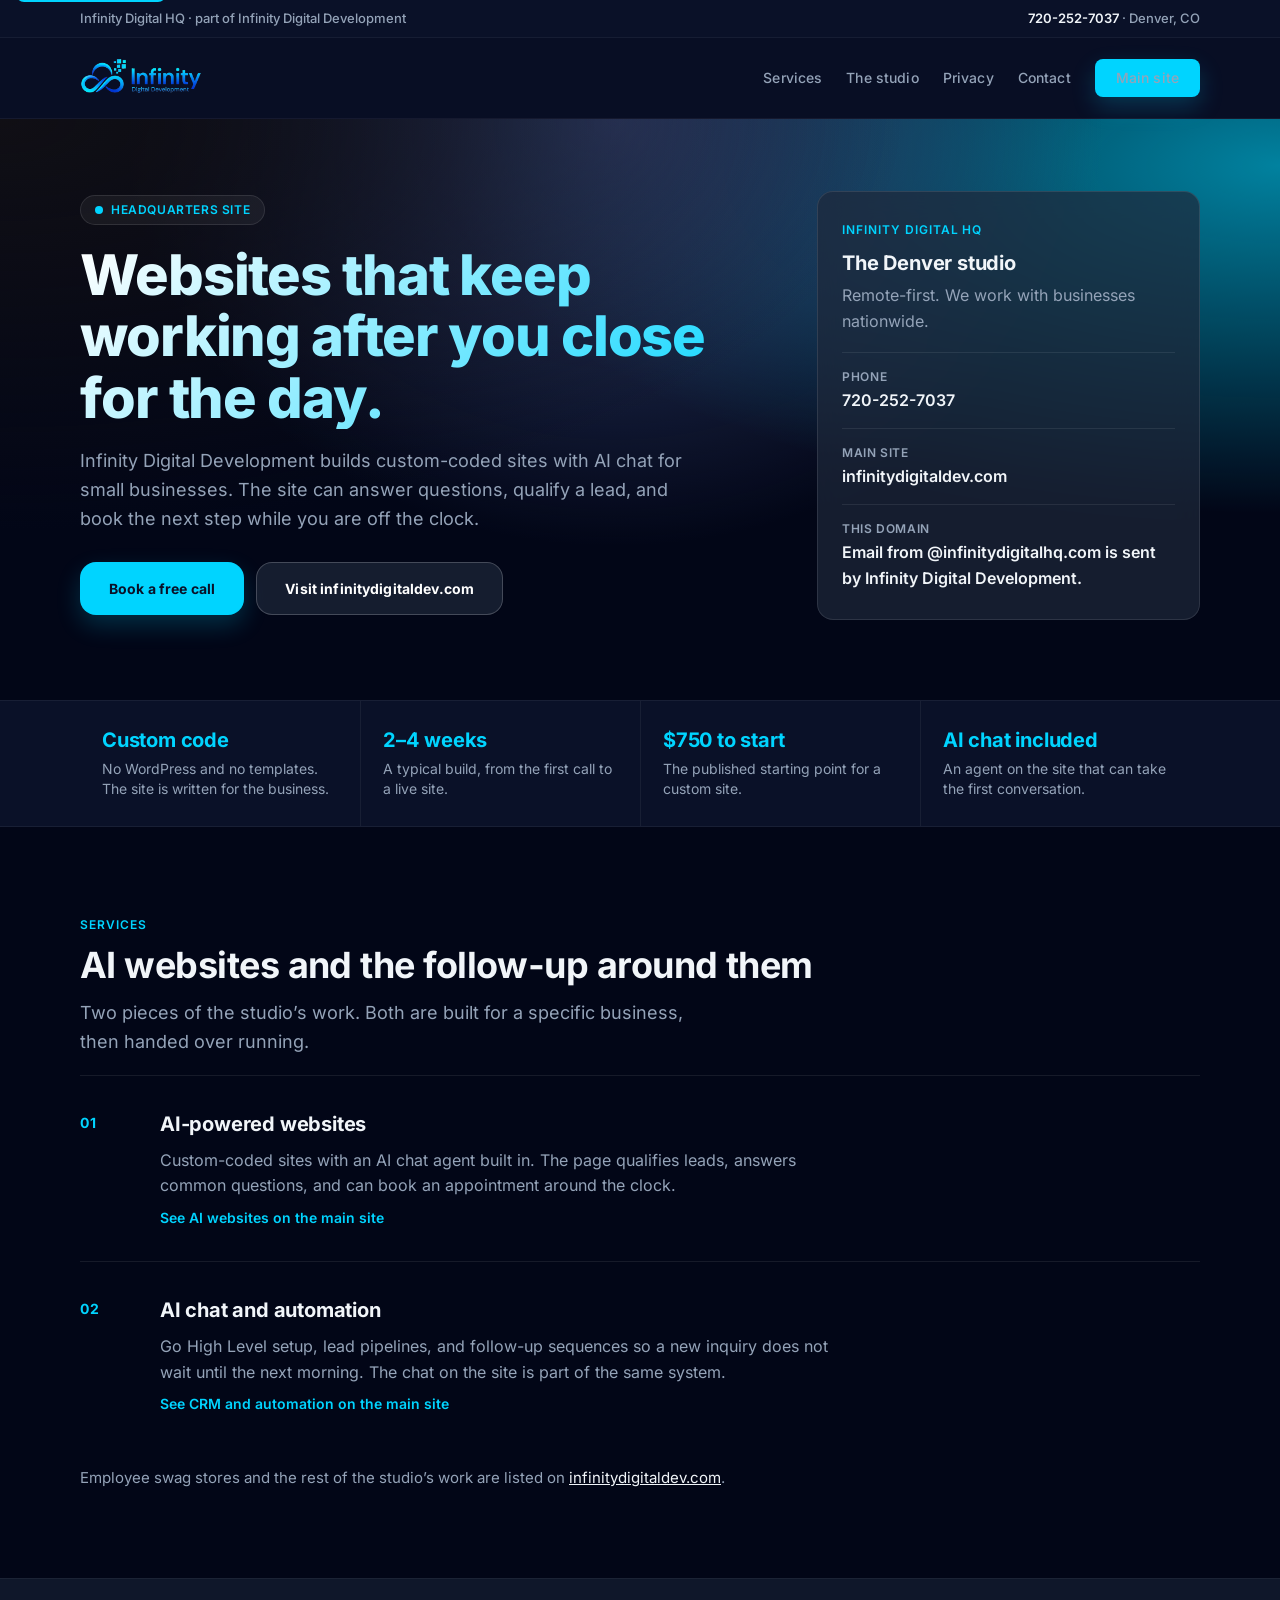
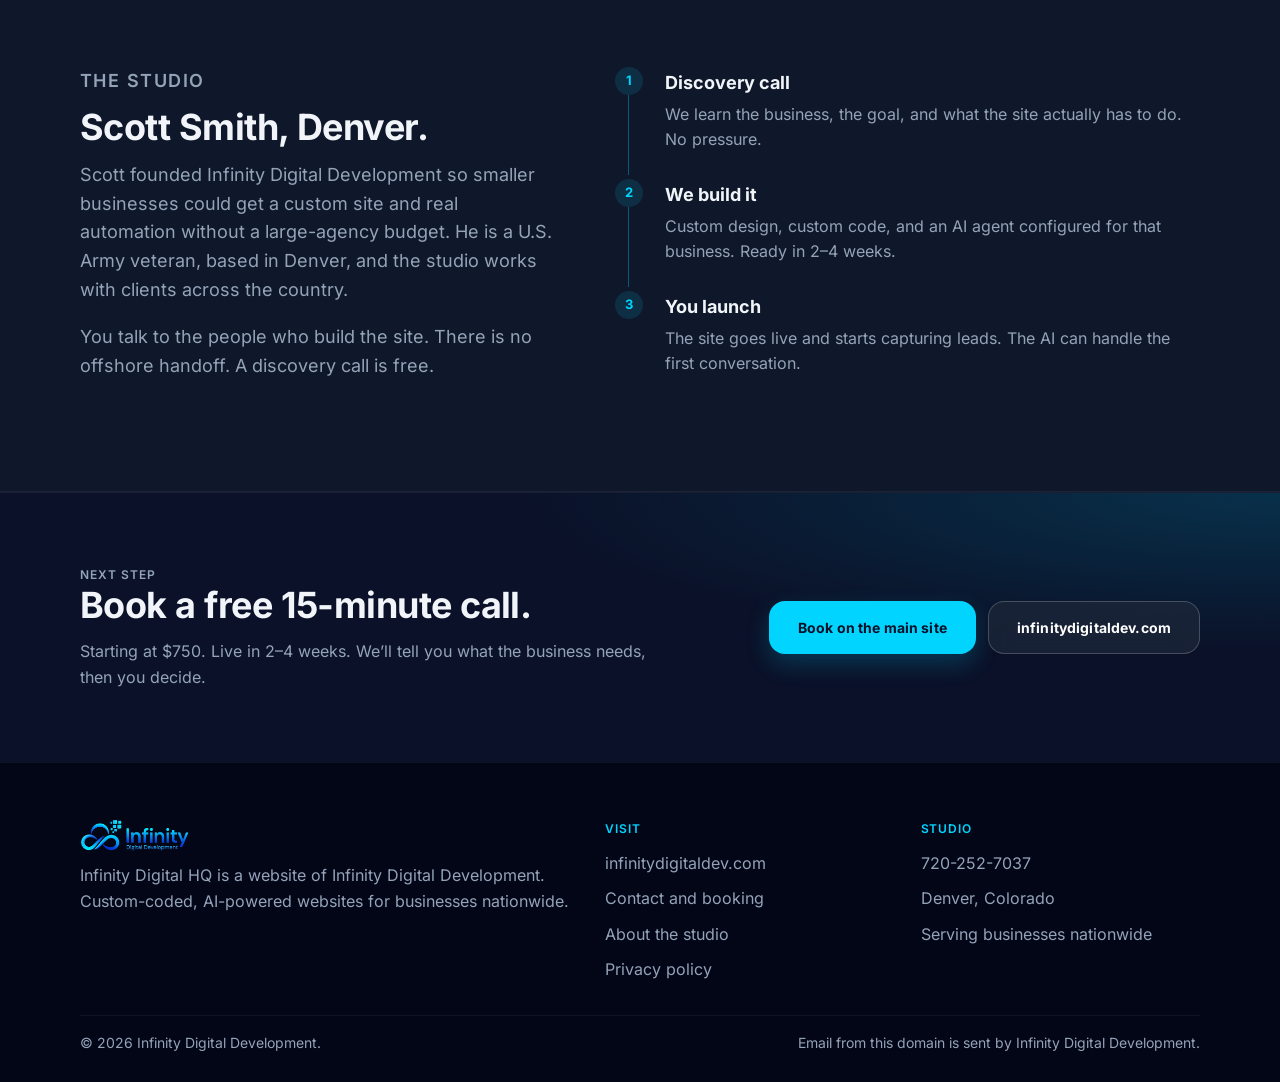
<file: index.html>
<!DOCTYPE html>
<html lang="en">
<head>
  <meta charset="utf-8">
  <meta name="viewport" content="width=device-width, initial-scale=1">
  <title>Infinity Digital HQ | AI-Powered Websites &amp; Automation</title>
  <meta name="description" content="Headquarters site for Infinity Digital Development. Custom AI-powered websites and chat automation for small businesses. Denver studio, working nationwide.">
  <link rel="canonical" href="https://infinitydigitalhq.com/">
  <meta name="theme-color" content="#020617">
  <meta name="robots" content="index, follow">
  <link rel="icon" href="favicon.ico" sizes="any">
  <link rel="icon" type="image/png" href="images/favicon-512.png">
  <link rel="apple-touch-icon" href="images/favicon-512.png">
  <meta property="og:type" content="website">
  <meta property="og:site_name" content="Infinity Digital HQ">
  <meta property="og:title" content="Infinity Digital HQ | AI-Powered Websites">
  <meta property="og:description" content="Part of Infinity Digital Development. Custom AI-powered websites and chat automation for small businesses, based in Denver.">
  <meta property="og:url" content="https://infinitydigitalhq.com/">
  <meta property="og:image" content="https://infinitydigitalhq.com/images/og-image.png">
  <meta property="og:image:width" content="1200">
  <meta property="og:image:height" content="630">
  <meta property="og:image:alt" content="Infinity Digital Development logo with the words Infinity Digital HQ">
  <meta name="twitter:card" content="summary_large_image">
  <meta name="twitter:title" content="Infinity Digital HQ | AI-Powered Websites">
  <meta name="twitter:description" content="Part of Infinity Digital Development. Custom AI-powered websites and chat automation for small businesses.">
  <meta name="twitter:image" content="https://infinitydigitalhq.com/images/og-image.png">
  <link rel="stylesheet" href="styles.css">
  <script type="application/ld+json">
  {
    "@context": "https://schema.org",
    "@type": "ProfessionalService",
    "name": "Infinity Digital HQ",
    "url": "https://infinitydigitalhq.com/",
    "image": "https://infinitydigitalhq.com/images/logo.png",
    "telephone": "+1-720-252-7037",
    "areaServed": "US",
    "address": {
      "@type": "PostalAddress",
      "addressLocality": "Denver",
      "addressRegion": "CO",
      "addressCountry": "US"
    },
    "parentOrganization": {
      "@type": "Organization",
      "name": "Infinity Digital Development",
      "url": "https://infinitydigitaldev.com/"
    }
  }
  </script>
</head>
<body>
  <a class="skip" href="#main">Skip to content</a>

  <div class="topbar">
    <div class="topbar-inner">
      <span>Infinity Digital HQ · part of Infinity Digital Development</span>
      <span><a href="tel:+17202527037">720-252-7037</a> · Denver, CO</span>
    </div>
  </div>

  <header class="site-header">
    <div class="header-inner">
      <a class="logo" href="index.html">
        <img src="images/logo.png" width="880" height="277" alt="Infinity Digital Development">
      </a>
      <button class="nav-toggle" type="button" aria-expanded="false" aria-controls="site-nav">
        <span class="sr-label">Menu</span>
        <svg width="20" height="20" viewBox="0 0 20 20" aria-hidden="true" fill="none" stroke="currentColor" stroke-width="1.8">
          <path d="M3 5h14M3 10h14M3 15h14"/>
        </svg>
      </button>
      <nav class="site-nav" id="site-nav" aria-label="Primary">
        <a href="#services">Services</a>
        <a href="#studio">The studio</a>
        <a href="privacy.html">Privacy</a>
        <a href="https://infinitydigitaldev.com/contact">Contact</a>
        <a class="btn btn-primary btn-nav" href="https://infinitydigitaldev.com/">Main site</a>
      </nav>
    </div>
  </header>

  <main id="main">
    <section class="hero">
      <div class="hero-inner">
        <div>
          <p class="eyebrow"><span class="dot" aria-hidden="true"></span> Headquarters site</p>
          <h1>Websites that keep working after you close for the day.</h1>
          <p class="lede">Infinity Digital Development builds custom-coded sites with AI chat for small businesses. The site can answer questions, qualify a lead, and book the next step while you are off the clock.</p>
          <div class="actions">
            <a class="btn btn-primary" href="https://infinitydigitaldev.com/contact">Book a free call</a>
            <a class="btn btn-ghost" href="https://infinitydigitaldev.com/">Visit infinitydigitaldev.com</a>
          </div>
        </div>
        <aside class="hq-card" aria-label="Studio details">
          <p class="hq-kicker">Infinity Digital HQ</p>
          <h2>The Denver studio</h2>
          <p class="place">Remote-first. We work with businesses nationwide.</p>
          <ul class="hq-list">
            <li>
              <span>Phone</span>
              <a href="tel:+17202527037">720-252-7037</a>
            </li>
            <li>
              <span>Main site</span>
              <a href="https://infinitydigitaldev.com/">infinitydigitaldev.com</a>
            </li>
            <li>
              <span>This domain</span>
              <strong>Email from @infinitydigitalhq.com is sent by Infinity Digital Development.</strong>
            </li>
          </ul>
        </aside>
      </div>
    </section>

    <section class="facts" aria-label="How engagements work">
      <div class="facts-grid">
        <div class="fact">
          <strong>Custom code</strong>
          <span>No WordPress and no templates. The site is written for the business.</span>
        </div>
        <div class="fact">
          <strong>2–4 weeks</strong>
          <span>A typical build, from the first call to a live site.</span>
        </div>
        <div class="fact">
          <strong>$750 to start</strong>
          <span>The published starting point for a custom site.</span>
        </div>
        <div class="fact">
          <strong>AI chat included</strong>
          <span>An agent on the site that can take the first conversation.</span>
        </div>
      </div>
    </section>

    <section class="section services" id="services">
      <p class="kicker">Services</p>
      <h2>AI websites and the follow-up around them</h2>
      <p class="intro">Two pieces of the studio’s work. Both are built for a specific business, then handed over running.</p>

      <article class="service">
        <div class="service-num">01</div>
        <h3>AI-powered websites</h3>
        <p>Custom-coded sites with an AI chat agent built in. The page qualifies leads, answers common questions, and can book an appointment around the clock.</p>
        <a class="text-link" href="https://infinitydigitaldev.com/ai-websites">See AI websites on the main site</a>
      </article>

      <article class="service">
        <div class="service-num">02</div>
        <h3>AI chat and automation</h3>
        <p>Go High Level setup, lead pipelines, and follow-up sequences so a new inquiry does not wait until the next morning. The chat on the site is part of the same system.</p>
        <a class="text-link" href="https://infinitydigitaldev.com/crm-automation">See CRM and automation on the main site</a>
      </article>

      <p class="more">Employee swag stores and the rest of the studio’s work are listed on <a href="https://infinitydigitaldev.com/">infinitydigitaldev.com</a>.</p>
    </section>

    <section class="studio-band" id="studio">
      <div class="studio">
        <div>
          <p class="kicker">The studio</p>
          <h2>Scott Smith, Denver.</h2>
          <p>Scott founded Infinity Digital Development so smaller businesses could get a custom site and real automation without a large-agency budget. He is a U.S. Army veteran, based in Denver, and the studio works with clients across the country.</p>
          <p>You talk to the people who build the site. There is no offshore handoff. A discovery call is free.</p>
        </div>
        <ol class="steps">
          <li>
            <span class="step-n">1</span>
            <div>
              <h3>Discovery call</h3>
              <p>We learn the business, the goal, and what the site actually has to do. No pressure.</p>
            </div>
          </li>
          <li>
            <span class="step-n">2</span>
            <div>
              <h3>We build it</h3>
              <p>Custom design, custom code, and an AI agent configured for that business. Ready in 2–4 weeks.</p>
            </div>
          </li>
          <li>
            <span class="step-n">3</span>
            <div>
              <h3>You launch</h3>
              <p>The site goes live and starts capturing leads. The AI can handle the first conversation.</p>
            </div>
          </li>
        </ol>
      </div>
    </section>

    <section class="cta" aria-labelledby="cta-title">
      <div class="cta-inner">
        <div>
          <p class="kicker">Next step</p>
          <h2 id="cta-title">Book a free 15-minute call.</h2>
          <p>Starting at $750. Live in 2–4 weeks. We’ll tell you what the business needs, then you decide.</p>
        </div>
        <div class="actions">
          <a class="btn btn-primary" href="https://infinitydigitaldev.com/contact">Book on the main site</a>
          <a class="btn btn-ghost" href="https://infinitydigitaldev.com/">infinitydigitaldev.com</a>
        </div>
      </div>
    </section>
  </main>

  <footer class="site-footer">
    <div class="footer-grid">
      <div>
        <a class="footer-logo" href="index.html">
          <img src="images/logo.png" width="880" height="277" alt="Infinity Digital Development">
        </a>
        <p>Infinity Digital HQ is a website of Infinity Digital Development. Custom-coded, AI-powered websites for businesses nationwide.</p>
      </div>
      <div>
        <h2>Visit</h2>
        <ul>
          <li><a href="https://infinitydigitaldev.com/">infinitydigitaldev.com</a></li>
          <li><a href="https://infinitydigitaldev.com/contact">Contact and booking</a></li>
          <li><a href="https://infinitydigitaldev.com/about">About the studio</a></li>
          <li><a href="privacy.html">Privacy policy</a></li>
        </ul>
      </div>
      <div>
        <h2>Studio</h2>
        <ul>
          <li><a href="tel:+17202527037">720-252-7037</a></li>
          <li>Denver, Colorado</li>
          <li>Serving businesses nationwide</li>
        </ul>
      </div>
    </div>
    <div class="legal">
      <span>© 2026 Infinity Digital Development.</span>
      <span>Email from this domain is sent by Infinity Digital Development.</span>
    </div>
  </footer>
  <script>
    (function () {
      var button = document.querySelector(".nav-toggle");
      var nav = document.getElementById("site-nav");
      if (!button || !nav) return;
      button.addEventListener("click", function () {
        var open = nav.classList.toggle("is-open");
        button.setAttribute("aria-expanded", open ? "true" : "false");
      });
      nav.addEventListener("click", function (event) {
        if (event.target.closest("a")) {
          nav.classList.remove("is-open");
          button.setAttribute("aria-expanded", "false");
        }
      });
    })();
  </script>
</body>
</html>
</file>
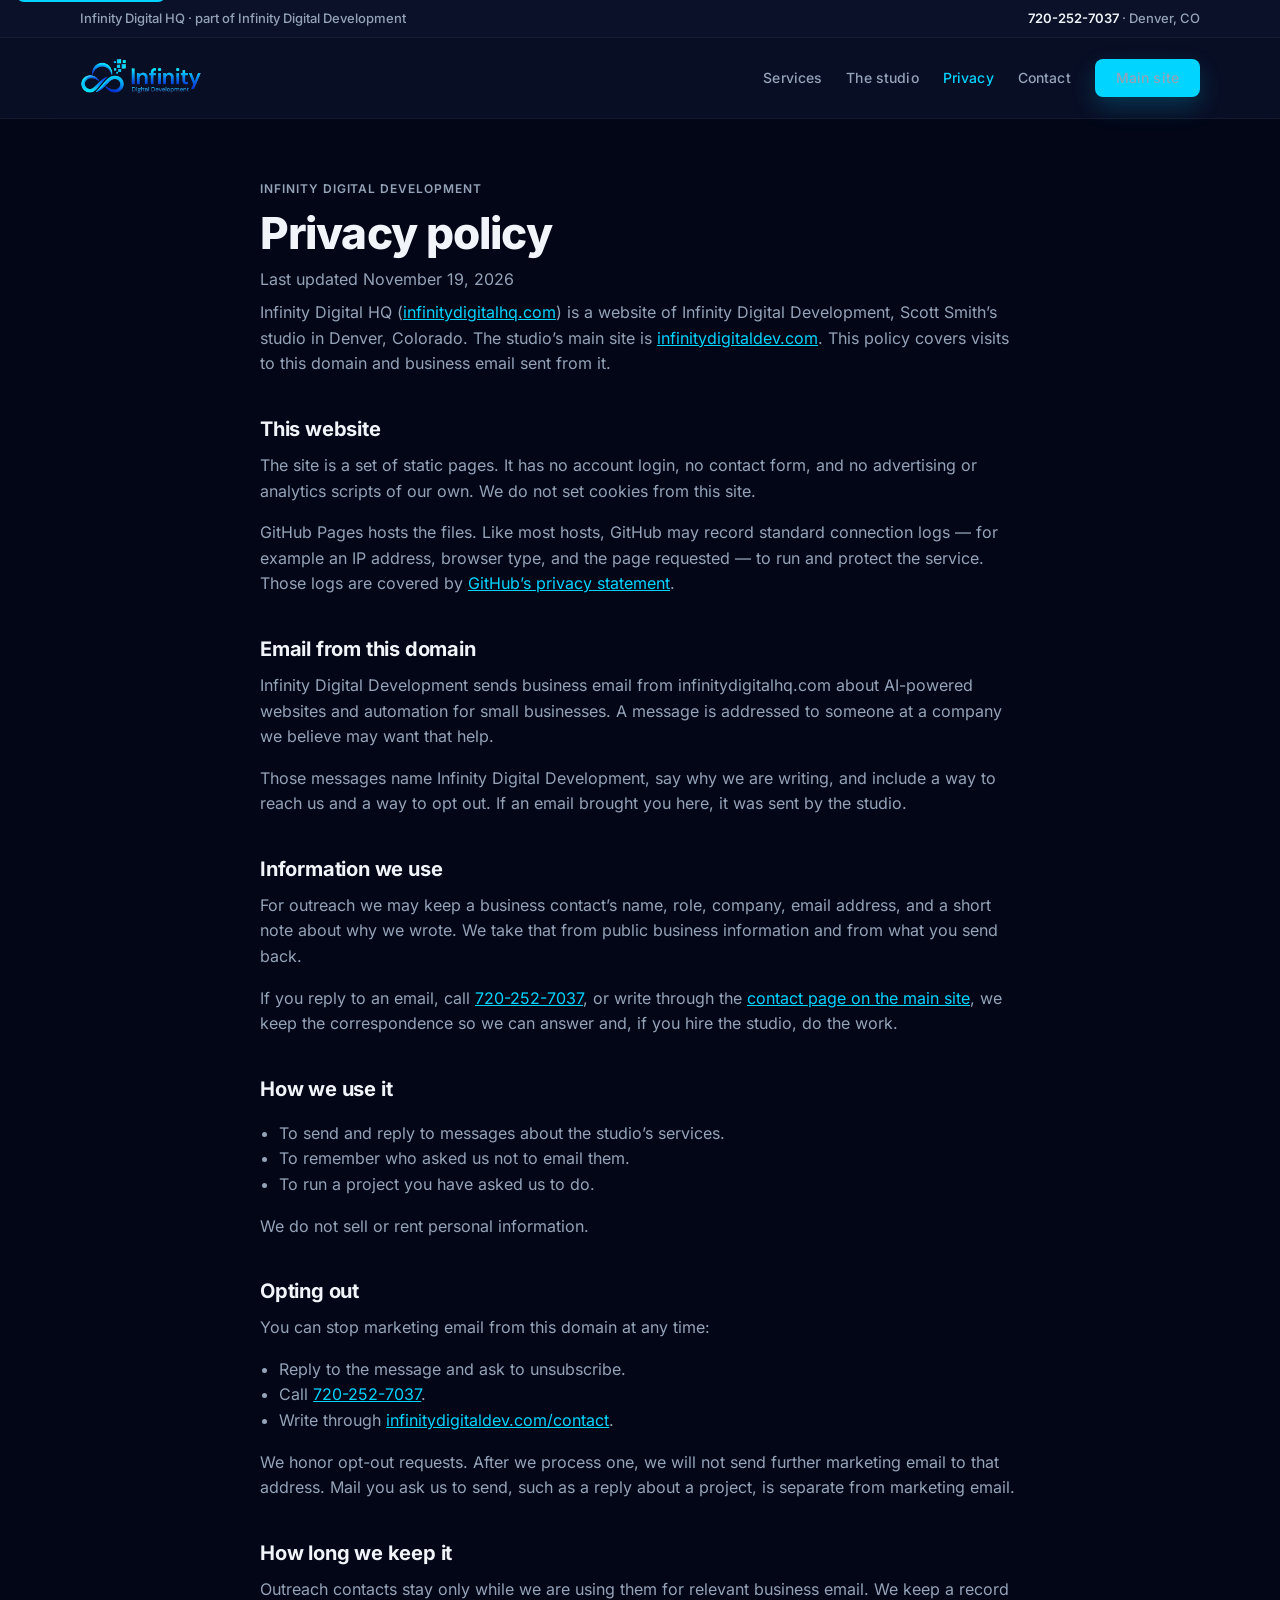
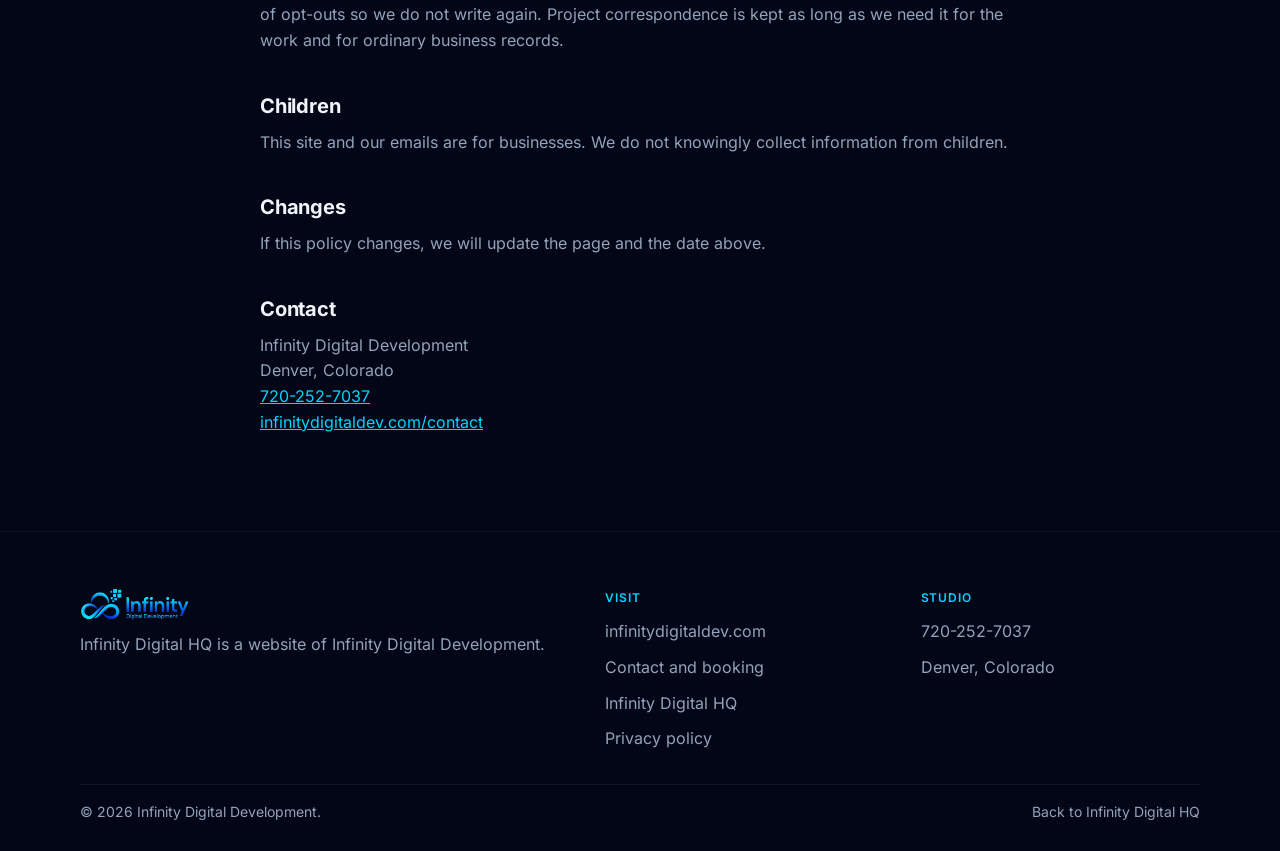
<file: privacy.html>
<!DOCTYPE html>
<html lang="en">
<head>
  <meta charset="utf-8">
  <meta name="viewport" content="width=device-width, initial-scale=1">
  <title>Privacy Policy | Infinity Digital HQ</title>
  <meta name="description" content="Privacy policy for Infinity Digital HQ, a website of Infinity Digital Development, including email sent from infinitydigitalhq.com.">
  <link rel="canonical" href="https://infinitydigitalhq.com/privacy.html">
  <meta name="theme-color" content="#020617">
  <meta name="robots" content="index, follow">
  <link rel="icon" href="favicon.ico" sizes="any">
  <link rel="icon" type="image/png" href="images/favicon-512.png">
  <link rel="apple-touch-icon" href="images/favicon-512.png">
  <meta property="og:type" content="website">
  <meta property="og:site_name" content="Infinity Digital HQ">
  <meta property="og:title" content="Privacy Policy | Infinity Digital HQ">
  <meta property="og:description" content="How Infinity Digital Development handles visits to infinitydigitalhq.com and email sent from this domain.">
  <meta property="og:url" content="https://infinitydigitalhq.com/privacy.html">
  <meta property="og:image" content="https://infinitydigitalhq.com/images/og-image.png">
  <meta name="twitter:card" content="summary_large_image">
  <meta name="twitter:title" content="Privacy Policy | Infinity Digital HQ">
  <meta name="twitter:description" content="How Infinity Digital Development handles visits to infinitydigitalhq.com and email sent from this domain.">
  <meta name="twitter:image" content="https://infinitydigitalhq.com/images/og-image.png">
  <link rel="stylesheet" href="styles.css">
</head>
<body>
  <a class="skip" href="#main">Skip to content</a>

  <div class="topbar">
    <div class="topbar-inner">
      <span>Infinity Digital HQ · part of Infinity Digital Development</span>
      <span><a href="tel:+17202527037">720-252-7037</a> · Denver, CO</span>
    </div>
  </div>

  <header class="site-header">
    <div class="header-inner">
      <a class="logo" href="index.html">
        <img src="images/logo.png" width="880" height="277" alt="Infinity Digital Development">
      </a>
      <button class="nav-toggle" type="button" aria-expanded="false" aria-controls="site-nav">
        <span class="sr-label">Menu</span>
        <svg width="20" height="20" viewBox="0 0 20 20" aria-hidden="true" fill="none" stroke="currentColor" stroke-width="1.8">
          <path d="M3 5h14M3 10h14M3 15h14"/>
        </svg>
      </button>
      <nav class="site-nav" id="site-nav" aria-label="Primary">
        <a href="index.html#services">Services</a>
        <a href="index.html#studio">The studio</a>
        <a href="privacy.html" aria-current="page">Privacy</a>
        <a href="https://infinitydigitaldev.com/contact">Contact</a>
        <a class="btn btn-primary btn-nav" href="https://infinitydigitaldev.com/">Main site</a>
      </nav>
    </div>
  </header>

  <main id="main">
    <article class="prose">
      <header class="page-hero">
        <p class="kicker">Infinity Digital Development</p>
        <h1>Privacy policy</h1>
        <p class="updated">Last updated November 19, 2026</p>
      </header>
      <p>Infinity Digital HQ (<a href="https://infinitydigitalhq.com/">infinitydigitalhq.com</a>) is a website of Infinity Digital Development, Scott Smith’s studio in Denver, Colorado. The studio’s main site is <a href="https://infinitydigitaldev.com/">infinitydigitaldev.com</a>. This policy covers visits to this domain and business email sent from it.</p>

      <h2>This website</h2>
      <p>The site is a set of static pages. It has no account login, no contact form, and no advertising or analytics scripts of our own. We do not set cookies from this site.</p>
      <p>GitHub Pages hosts the files. Like most hosts, GitHub may record standard connection logs — for example an IP address, browser type, and the page requested — to run and protect the service. Those logs are covered by <a href="https://docs.github.com/en/site-policy/privacy-policies/github-general-privacy-statement">GitHub’s privacy statement</a>.</p>

      <h2>Email from this domain</h2>
      <p>Infinity Digital Development sends business email from infinitydigitalhq.com about AI-powered websites and automation for small businesses. A message is addressed to someone at a company we believe may want that help.</p>
      <p>Those messages name Infinity Digital Development, say why we are writing, and include a way to reach us and a way to opt out. If an email brought you here, it was sent by the studio.</p>

      <h2>Information we use</h2>
      <p>For outreach we may keep a business contact’s name, role, company, email address, and a short note about why we wrote. We take that from public business information and from what you send back.</p>
      <p>If you reply to an email, call <a href="tel:+17202527037">720-252-7037</a>, or write through the <a href="https://infinitydigitaldev.com/contact">contact page on the main site</a>, we keep the correspondence so we can answer and, if you hire the studio, do the work.</p>

      <h2>How we use it</h2>
      <ul>
        <li>To send and reply to messages about the studio’s services.</li>
        <li>To remember who asked us not to email them.</li>
        <li>To run a project you have asked us to do.</li>
      </ul>
      <p>We do not sell or rent personal information.</p>

      <h2>Opting out</h2>
      <p>You can stop marketing email from this domain at any time:</p>
      <ul>
        <li>Reply to the message and ask to unsubscribe.</li>
        <li>Call <a href="tel:+17202527037">720-252-7037</a>.</li>
        <li>Write through <a href="https://infinitydigitaldev.com/contact">infinitydigitaldev.com/contact</a>.</li>
      </ul>
      <p>We honor opt-out requests. After we process one, we will not send further marketing email to that address. Mail you ask us to send, such as a reply about a project, is separate from marketing email.</p>

      <h2>How long we keep it</h2>
      <p>Outreach contacts stay only while we are using them for relevant business email. We keep a record of opt-outs so we do not write again. Project correspondence is kept as long as we need it for the work and for ordinary business records.</p>

      <h2>Children</h2>
      <p>This site and our emails are for businesses. We do not knowingly collect information from children.</p>

      <h2>Changes</h2>
      <p>If this policy changes, we will update the page and the date above.</p>

      <h2>Contact</h2>
      <p>Infinity Digital Development<br>
      Denver, Colorado<br>
      <a href="tel:+17202527037">720-252-7037</a><br>
      <a href="https://infinitydigitaldev.com/contact">infinitydigitaldev.com/contact</a></p>
    </article>
  </main>

  <footer class="site-footer">
    <div class="footer-grid">
      <div>
        <a class="footer-logo" href="index.html">
          <img src="images/logo.png" width="880" height="277" alt="Infinity Digital Development">
        </a>
        <p>Infinity Digital HQ is a website of Infinity Digital Development.</p>
      </div>
      <div>
        <h2>Visit</h2>
        <ul>
          <li><a href="https://infinitydigitaldev.com/">infinitydigitaldev.com</a></li>
          <li><a href="https://infinitydigitaldev.com/contact">Contact and booking</a></li>
          <li><a href="index.html">Infinity Digital HQ</a></li>
          <li><a href="privacy.html" aria-current="page">Privacy policy</a></li>
        </ul>
      </div>
      <div>
        <h2>Studio</h2>
        <ul>
          <li><a href="tel:+17202527037">720-252-7037</a></li>
          <li>Denver, Colorado</li>
        </ul>
      </div>
    </div>
    <div class="legal">
      <span>© 2026 Infinity Digital Development.</span>
      <a href="index.html">Back to Infinity Digital HQ</a>
    </div>
  </footer>
  <script>
    (function () {
      var button = document.querySelector(".nav-toggle");
      var nav = document.getElementById("site-nav");
      if (!button || !nav) return;
      button.addEventListener("click", function () {
        var open = nav.classList.toggle("is-open");
        button.setAttribute("aria-expanded", open ? "true" : "false");
      });
      nav.addEventListener("click", function (event) {
        if (event.target.closest("a")) {
          nav.classList.remove("is-open");
          button.setAttribute("aria-expanded", "false");
        }
      });
    })();
  </script>
</body>
</html>
</file>
<file: styles.css>
@font-face {
  font-family: Inter;
  font-style: normal;
  font-weight: 400 800;
  font-display: swap;
  src: url("fonts/inter-latin.woff2") format("woff2");
}

:root {
  --primary: #0a1128;
  --secondary: #00d4ff;
  --tertiary: #12c2e9;
  --background: #020617;
  --surface: #0f172a;
  --surface-variant: #1e293b;
  --outline: #334155;
  --on-surface: #f1f5f9;
  --muted: #94a3b8;
  --white: #ffffff;
  --max: 1120px;
  --gutter: 24px;
  --header: 80px;
}

*,
*::before,
*::after {
  box-sizing: border-box;
}

html {
  scroll-behavior: smooth;
}

body {
  margin: 0;
  font-family: Inter, system-ui, sans-serif;
  font-size: 16px;
  line-height: 1.6;
  background: var(--background);
  color: var(--on-surface);
  -webkit-font-smoothing: antialiased;
}

img {
  max-width: 100%;
  height: auto;
}

a {
  color: inherit;
}

:focus-visible {
  outline: 2px solid var(--secondary);
  outline-offset: 3px;
}

.skip {
  position: absolute;
  left: 16px;
  top: -40px;
  background: var(--secondary);
  color: var(--primary);
  font-weight: 700;
  padding: 8px 16px;
  border-radius: 8px;
  z-index: 100;
}

.skip:focus {
  top: 12px;
}

.sr-label {
  position: absolute;
  width: 1px;
  height: 1px;
  padding: 0;
  margin: -1px;
  overflow: hidden;
  clip: rect(0, 0, 0, 0);
  white-space: nowrap;
  border: 0;
}

.topbar {
  background: var(--primary);
  border-bottom: 1px solid rgba(255, 255, 255, 0.05);
  color: var(--muted);
  font-size: 13px;
  font-weight: 500;
}

.topbar-inner,
.header-inner,
.wrap {
  width: min(var(--max), calc(100% - var(--gutter) * 2));
  margin-inline: auto;
}

.topbar-inner {
  display: flex;
  flex-wrap: wrap;
  gap: 8px 20px;
  justify-content: space-between;
  align-items: center;
  padding: 8px 0;
}

.topbar a {
  color: var(--on-surface);
  text-decoration: none;
  font-weight: 600;
}

.topbar a:hover {
  color: var(--secondary);
}

.site-header {
  position: sticky;
  top: 0;
  z-index: 50;
  background: rgba(10, 17, 40, 0.8);
  backdrop-filter: blur(24px);
  border-bottom: 1px solid rgba(255, 255, 255, 0.05);
}

.header-inner {
  height: var(--header);
  display: flex;
  align-items: center;
  justify-content: space-between;
  gap: 20px;
}

.logo {
  display: flex;
  align-items: center;
  text-decoration: none;
  flex: 0 0 auto;
}

.logo img {
  height: 40px;
  width: auto;
  display: block;
}

.nav-toggle {
  display: none;
  width: 44px;
  height: 44px;
  border: 1px solid rgba(255, 255, 255, 0.12);
  border-radius: 8px;
  background: transparent;
  color: var(--on-surface);
  align-items: center;
  justify-content: center;
  cursor: pointer;
}

.site-nav {
  display: flex;
  align-items: center;
  gap: 24px;
}

.site-nav a {
  color: var(--muted);
  text-decoration: none;
  font-size: 14px;
  font-weight: 500;
  letter-spacing: 0.01em;
}

.site-nav a:hover,
.site-nav a[aria-current="page"] {
  color: var(--secondary);
}

.btn {
  display: inline-flex;
  align-items: center;
  justify-content: center;
  gap: 8px;
  text-decoration: none;
  font-weight: 700;
  font-size: 14px;
  letter-spacing: 0.01em;
  line-height: 1.4;
  text-align: center;
  border-radius: 1rem;
  padding: 16px 28px;
  border: 1px solid transparent;
  transition: transform 0.15s ease, box-shadow 0.15s ease, background 0.15s ease;
}

.btn-primary {
  background: var(--secondary);
  color: var(--primary);
  box-shadow: 0 10px 24px rgba(0, 212, 255, 0.2);
}

.btn-primary:hover {
  transform: scale(1.04);
  box-shadow: 0 0 20px rgba(0, 212, 255, 0.4);
}

.btn-ghost {
  background: rgba(30, 41, 59, 0.7);
  color: var(--white);
  border-color: rgba(255, 255, 255, 0.2);
  backdrop-filter: blur(12px);
}

.btn-ghost:hover {
  background: rgba(255, 255, 255, 0.1);
}

.btn-nav {
  padding: 8px 20px;
  border-radius: 0.5rem;
}

.hero {
  position: relative;
  overflow: hidden;
  background:
    radial-gradient(at 0% 0%, hsl(253 16% 7%) 0, transparent 50%),
    radial-gradient(at 48% 0%, hsl(225 39% 30%) 0, transparent 52%),
    radial-gradient(at 100% 8%, hsl(190 100% 40% / 0.75) 0, transparent 46%),
    var(--background);
}

.hero-inner {
  width: min(var(--max), calc(100% - var(--gutter) * 2));
  margin: 0 auto;
  padding: 72px 0 80px;
  display: grid;
  grid-template-columns: minmax(0, 1.35fr) minmax(280px, 0.75fr);
  gap: 48px;
  align-items: center;
}

.eyebrow {
  display: inline-flex;
  align-items: center;
  gap: 8px;
  margin: 0 0 20px;
  padding: 4px 14px;
  border-radius: 999px;
  background: rgba(255, 255, 255, 0.05);
  border: 1px solid rgba(255, 255, 255, 0.1);
  color: var(--secondary);
  font-size: 12px;
  font-weight: 600;
  letter-spacing: 0.05em;
  text-transform: uppercase;
}

.dot {
  width: 8px;
  height: 8px;
  border-radius: 50%;
  background: var(--secondary);
  box-shadow: 0 0 0 0 rgba(0, 212, 255, 0.6);
  animation: pulse 2.2s ease-out infinite;
}

@keyframes pulse {
  70% { box-shadow: 0 0 0 8px rgba(0, 212, 255, 0); }
  100% { box-shadow: 0 0 0 0 rgba(0, 212, 255, 0); }
}

h1,
h2,
h3,
p {
  margin-top: 0;
}

.hero h1 {
  margin-bottom: 18px;
  font-size: clamp(36px, 5vw, 56px);
  line-height: 1.1;
  letter-spacing: -0.02em;
  font-weight: 800;
  background: linear-gradient(135deg, #fff 0%, #00d4ff 100%);
  -webkit-background-clip: text;
  background-clip: text;
  color: transparent;
}

.lede {
  max-width: 38rem;
  margin-bottom: 28px;
  color: var(--muted);
  font-size: 18px;
  line-height: 1.6;
}

.actions {
  display: flex;
  flex-wrap: wrap;
  gap: 12px;
  min-width: 0;
}

.hq-card {
  background: rgba(30, 41, 59, 0.7);
  backdrop-filter: blur(12px);
  border: 1px solid rgba(255, 255, 255, 0.1);
  border-radius: 1rem;
  padding: 28px 24px;
}

.hq-card h2 {
  margin: 0 0 4px;
  font-size: 20px;
  letter-spacing: -0.01em;
}

.hq-kicker {
  margin: 0 0 8px;
  color: var(--secondary);
  font-size: 12px;
  font-weight: 600;
  letter-spacing: 0.08em;
  text-transform: uppercase;
}

.hq-card .place {
  margin: 0 0 18px;
  color: var(--muted);
}

.hq-list {
  margin: 0;
  padding: 0;
  list-style: none;
  display: grid;
  gap: 14px;
}

.hq-list li {
  display: grid;
  gap: 2px;
  padding-top: 14px;
  border-top: 1px solid rgba(255, 255, 255, 0.08);
}

.hq-list span {
  color: var(--muted);
  font-size: 12px;
  font-weight: 600;
  letter-spacing: 0.05em;
  text-transform: uppercase;
}

.hq-list a,
.hq-list strong {
  font-weight: 600;
  font-size: 16px;
}

.hq-list a {
  color: var(--on-surface);
  text-decoration: none;
}

.hq-list a:hover {
  color: var(--secondary);
}

.facts {
  background: var(--primary);
  border-block: 1px solid rgba(255, 255, 255, 0.06);
}

.facts-grid {
  width: min(var(--max), calc(100% - var(--gutter) * 2));
  margin: 0 auto;
  display: grid;
  grid-template-columns: repeat(4, 1fr);
}

.fact {
  padding: 26px 22px;
}

.fact + .fact {
  border-left: 1px solid rgba(255, 255, 255, 0.06);
}

.fact strong {
  display: block;
  color: var(--secondary);
  font-size: 20px;
  line-height: 1.3;
  letter-spacing: -0.01em;
}

.fact span {
  display: block;
  margin-top: 6px;
  color: var(--muted);
  font-size: 14px;
  line-height: 1.45;
}

.section {
  width: min(var(--max), calc(100% - var(--gutter) * 2));
  margin: 0 auto;
  padding: 88px 0;
}

.kicker {
  margin: 0 0 10px;
  color: var(--secondary);
  font-size: 12px;
  font-weight: 600;
  letter-spacing: 0.08em;
  text-transform: uppercase;
}

.section h2,
.cta h2,
.studio h2 {
  margin-bottom: 12px;
  font-size: clamp(28px, 4vw, 36px);
  line-height: 1.2;
  letter-spacing: -0.015em;
  font-weight: 700;
}

.intro {
  max-width: 40rem;
  color: var(--muted);
  font-size: 18px;
}

.service {
  display: grid;
  grid-template-columns: 72px minmax(0, 1fr);
  gap: 8px 8px;
  padding: 32px 0;
  border-top: 1px solid rgba(255, 255, 255, 0.08);
}

.services .service:last-child {
  border-bottom: 1px solid rgba(255, 255, 255, 0.08);
}

.service-num {
  grid-row: span 3;
  color: var(--secondary);
  font-size: 14px;
  font-weight: 700;
  letter-spacing: 0.08em;
  padding-top: 4px;
}

.service h3 {
  margin: 0;
  font-size: 20px;
  letter-spacing: -0.01em;
}

.service p {
  margin: 0;
  max-width: 42rem;
  color: var(--muted);
}

.text-link {
  justify-self: start;
  color: var(--secondary);
  font-size: 14px;
  font-weight: 600;
  text-decoration: none;
}

.text-link:hover {
  text-decoration: underline;
  text-underline-offset: 3px;
}

.more {
  margin: 18px 0 0;
  color: var(--muted);
  font-size: 15px;
}

.more a {
  color: var(--on-surface);
}

.studio-band {
  background: var(--surface);
  border-block: 1px solid rgba(255, 255, 255, 0.05);
}

.studio {
  width: min(var(--max), calc(100% - var(--gutter) * 2));
  margin: 0 auto;
  padding: 88px 0;
  display: grid;
  grid-template-columns: minmax(0, 0.9fr) minmax(0, 1.1fr);
  gap: 56px;
  align-items: start;
}

.studio p {
  color: var(--muted);
  font-size: 18px;
}

.steps {
  margin: 0;
  padding: 0;
  list-style: none;
  display: grid;
  gap: 0;
}

.steps li {
  display: grid;
  grid-template-columns: 36px minmax(0, 1fr);
  gap: 14px;
  padding-bottom: 26px;
  position: relative;
}

.steps li:not(:last-child)::before {
  content: "";
  position: absolute;
  left: 13px;
  top: 28px;
  bottom: 4px;
  width: 1px;
  background: rgba(0, 212, 255, 0.35);
}

.step-n {
  width: 28px;
  height: 28px;
  border-radius: 999px;
  display: grid;
  place-items: center;
  background: rgba(0, 212, 255, 0.12);
  color: var(--secondary);
  font-size: 13px;
  font-weight: 700;
}

.steps h3 {
  margin: 2px 0 4px;
  font-size: 18px;
}

.steps p {
  margin: 0;
  font-size: 16px;
}

.cta {
  background:
    radial-gradient(at 100% 0%, rgba(0, 212, 255, 0.16), transparent 42%),
    var(--primary);
  border-top: 1px solid rgba(255, 255, 255, 0.06);
}

.cta-inner {
  width: min(var(--max), calc(100% - var(--gutter) * 2));
  margin: 0 auto;
  padding: 72px 0;
  display: flex;
  justify-content: space-between;
  align-items: center;
  gap: 32px;
}

.cta p {
  margin: 0;
  max-width: 36rem;
  color: var(--muted);
}

.site-footer {
  background: var(--background);
  border-top: 1px solid rgba(255, 255, 255, 0.05);
}

.footer-grid {
  width: min(var(--max), calc(100% - var(--gutter) * 2));
  margin: 0 auto;
  padding: 56px 0 32px;
  display: grid;
  grid-template-columns: 1.4fr 0.8fr 0.8fr;
  gap: 36px;
}

.footer-logo img {
  height: 36px;
  width: auto;
}

.site-footer p,
.site-footer li {
  color: var(--muted);
}

.site-footer h2 {
  margin: 0 0 12px;
  color: var(--secondary);
  font-size: 12px;
  font-weight: 600;
  letter-spacing: 0.08em;
  text-transform: uppercase;
}

.site-footer ul {
  margin: 0;
  padding: 0;
  list-style: none;
  display: grid;
  gap: 10px;
}

.site-footer a {
  color: var(--muted);
  text-decoration: none;
}

.site-footer a:hover {
  color: var(--on-surface);
}

.legal {
  width: min(var(--max), calc(100% - var(--gutter) * 2));
  margin: 0 auto;
  padding: 16px 0 28px;
  border-top: 1px solid rgba(255, 255, 255, 0.05);
  display: flex;
  flex-wrap: wrap;
  gap: 8px 18px;
  justify-content: space-between;
  color: var(--muted);
  font-size: 14px;
}

.page-hero {
  padding: 48px 0 8px;
}

.page-hero h1 {
  margin-bottom: 8px;
  font-size: clamp(32px, 5vw, 44px);
  line-height: 1.15;
  letter-spacing: -0.02em;
  font-weight: 800;
}

.updated {
  color: var(--muted);
  margin-bottom: 0;
}

.prose {
  width: min(760px, calc(100% - var(--gutter) * 2));
  margin: 0 auto;
  padding: 12px 0 80px;
}

.prose h2 {
  margin: 36px 0 8px;
  font-size: 20px;
  letter-spacing: -0.01em;
}

.prose p,
.prose li {
  color: var(--muted);
}

.prose ul {
  padding-left: 1.2rem;
}

.prose a {
  color: var(--secondary);
}

@media (max-width: 900px) {
  .cta-inner {
    flex-direction: column;
    align-items: flex-start;
  }

  .cta-inner .actions {
    width: 100%;
  }

  .nav-toggle {
    display: inline-flex;
  }

  .site-nav {
    display: none;
    position: absolute;
    left: 0;
    right: 0;
    top: var(--header);
    flex-direction: column;
    align-items: stretch;
    gap: 4px;
    padding: 8px 20px 20px;
    background: var(--surface);
    border-bottom: 1px solid rgba(255, 255, 255, 0.08);
  }

  .site-nav.is-open {
    display: flex;
  }

  .site-nav a {
    padding: 12px 4px;
  }

  .site-nav .btn {
    margin-top: 8px;
  }

  .hero-inner,
  .studio,
  .cta-inner,
  .footer-grid {
    grid-template-columns: 1fr;
  }

  .facts-grid {
    grid-template-columns: 1fr 1fr;
  }

  .fact:nth-child(odd) {
    border-left: 0;
  }

  .fact:nth-child(n + 3) {
    border-top: 1px solid rgba(255, 255, 255, 0.06);
  }

  .hero-inner,
  .section,
  .studio,
  .cta-inner {
    padding-top: 56px;
    padding-bottom: 56px;
  }
}

@media (max-width: 560px) {
  .btn {
    padding: 14px 16px;
    min-width: 0;
  }

  .facts-grid {
    grid-template-columns: 1fr;
  }

  .fact + .fact,
  .fact:nth-child(n + 3) {
    border-left: 0;
    border-top: 1px solid rgba(255, 255, 255, 0.06);
  }

  .actions .btn,
  .cta .btn {
    width: 100%;
  }

  .service {
    grid-template-columns: 1fr;
  }

  .service-num {
    grid-row: auto;
  }
}

@media (prefers-reduced-motion: reduce) {
  html { scroll-behavior: auto; }
  .dot { animation: none; }
  .btn-primary:hover { transform: none; }
}

@media (forced-colors: active) {
  .hero h1 {
    background: none;
    color: CanvasText;
  }
}
</file>
